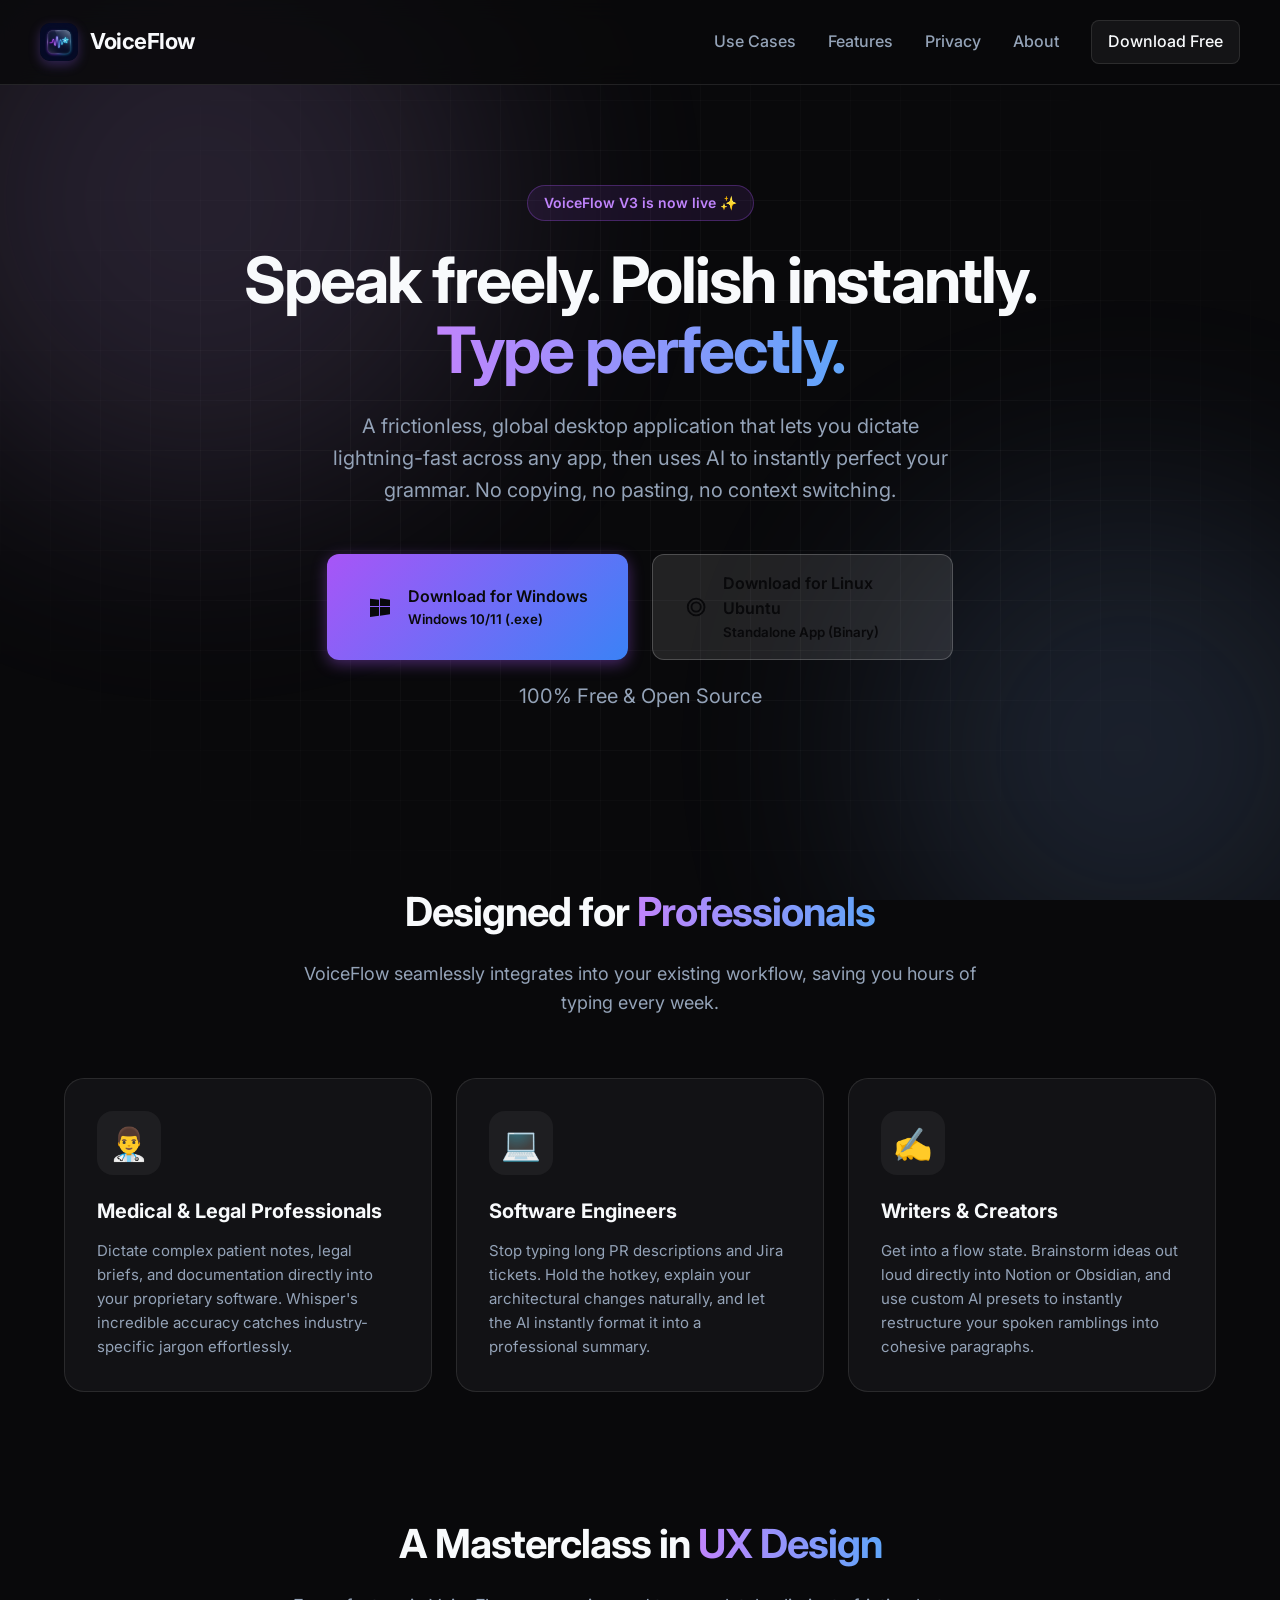
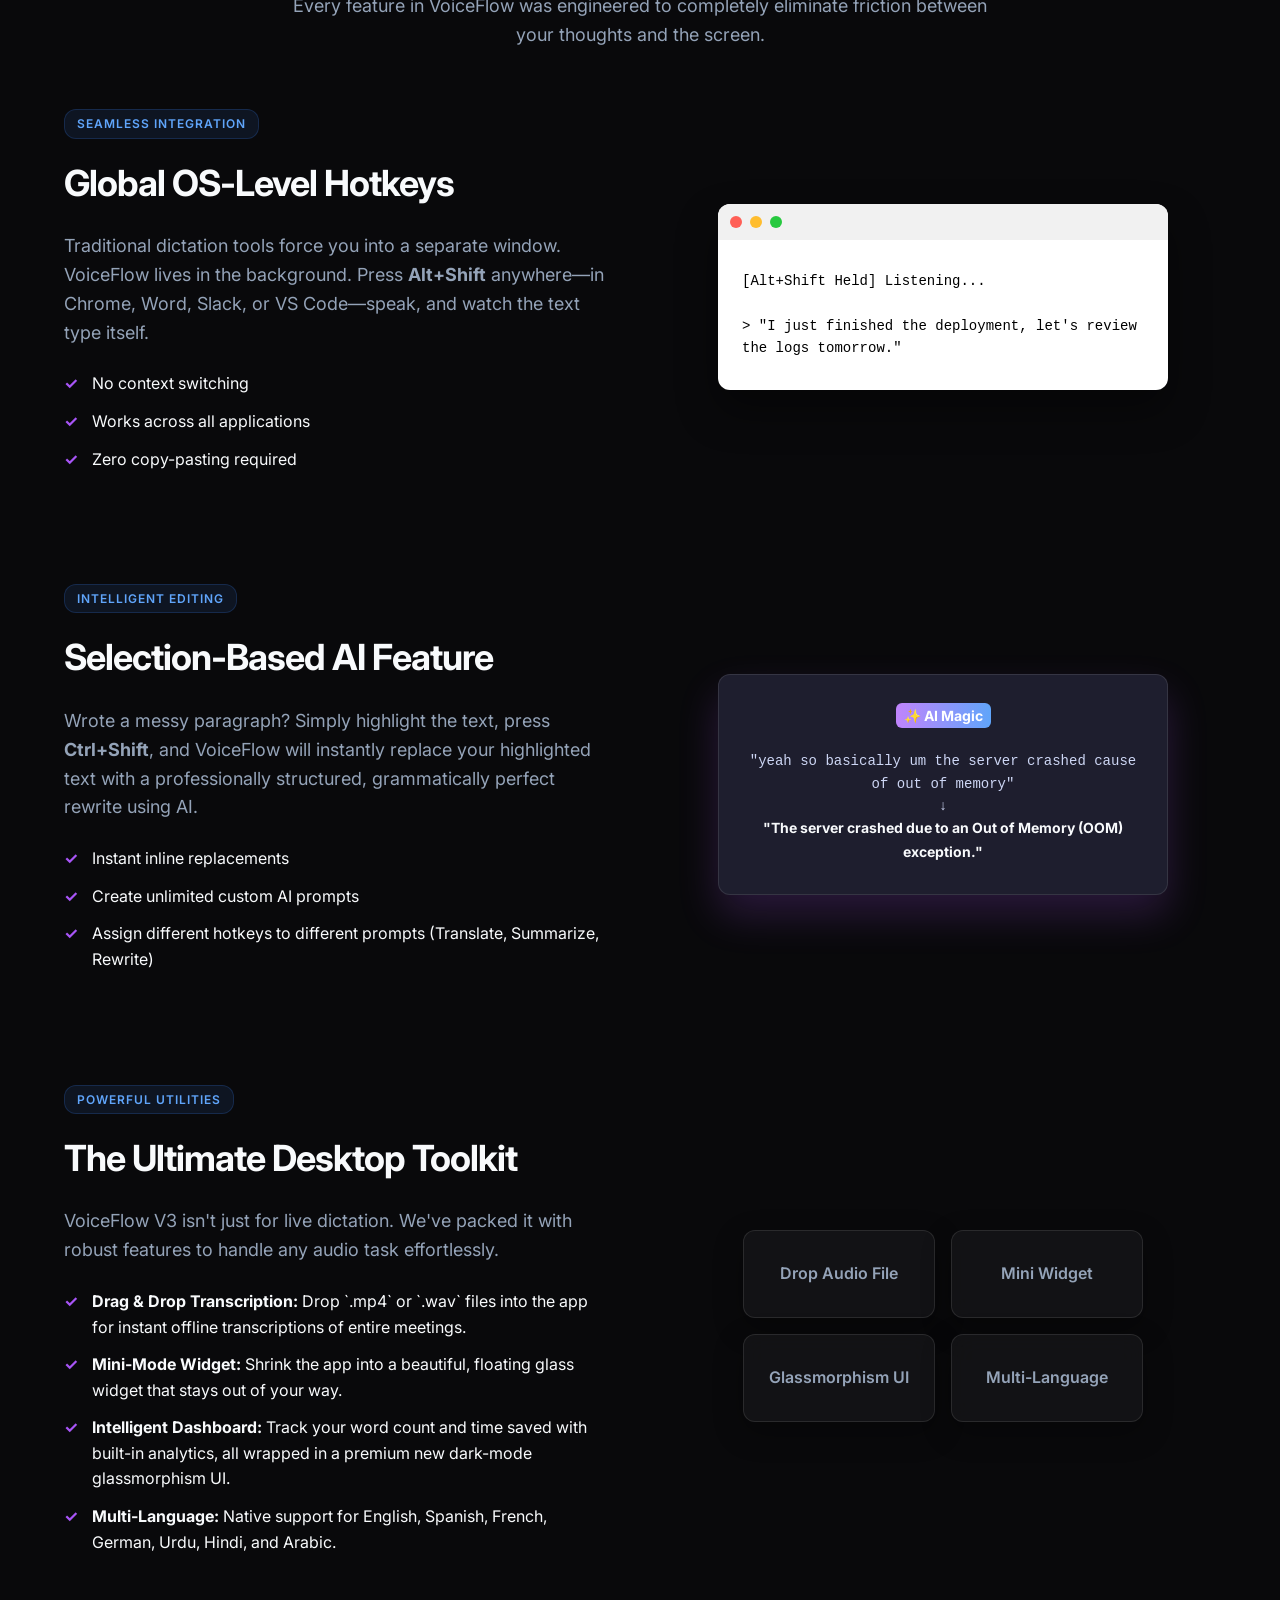
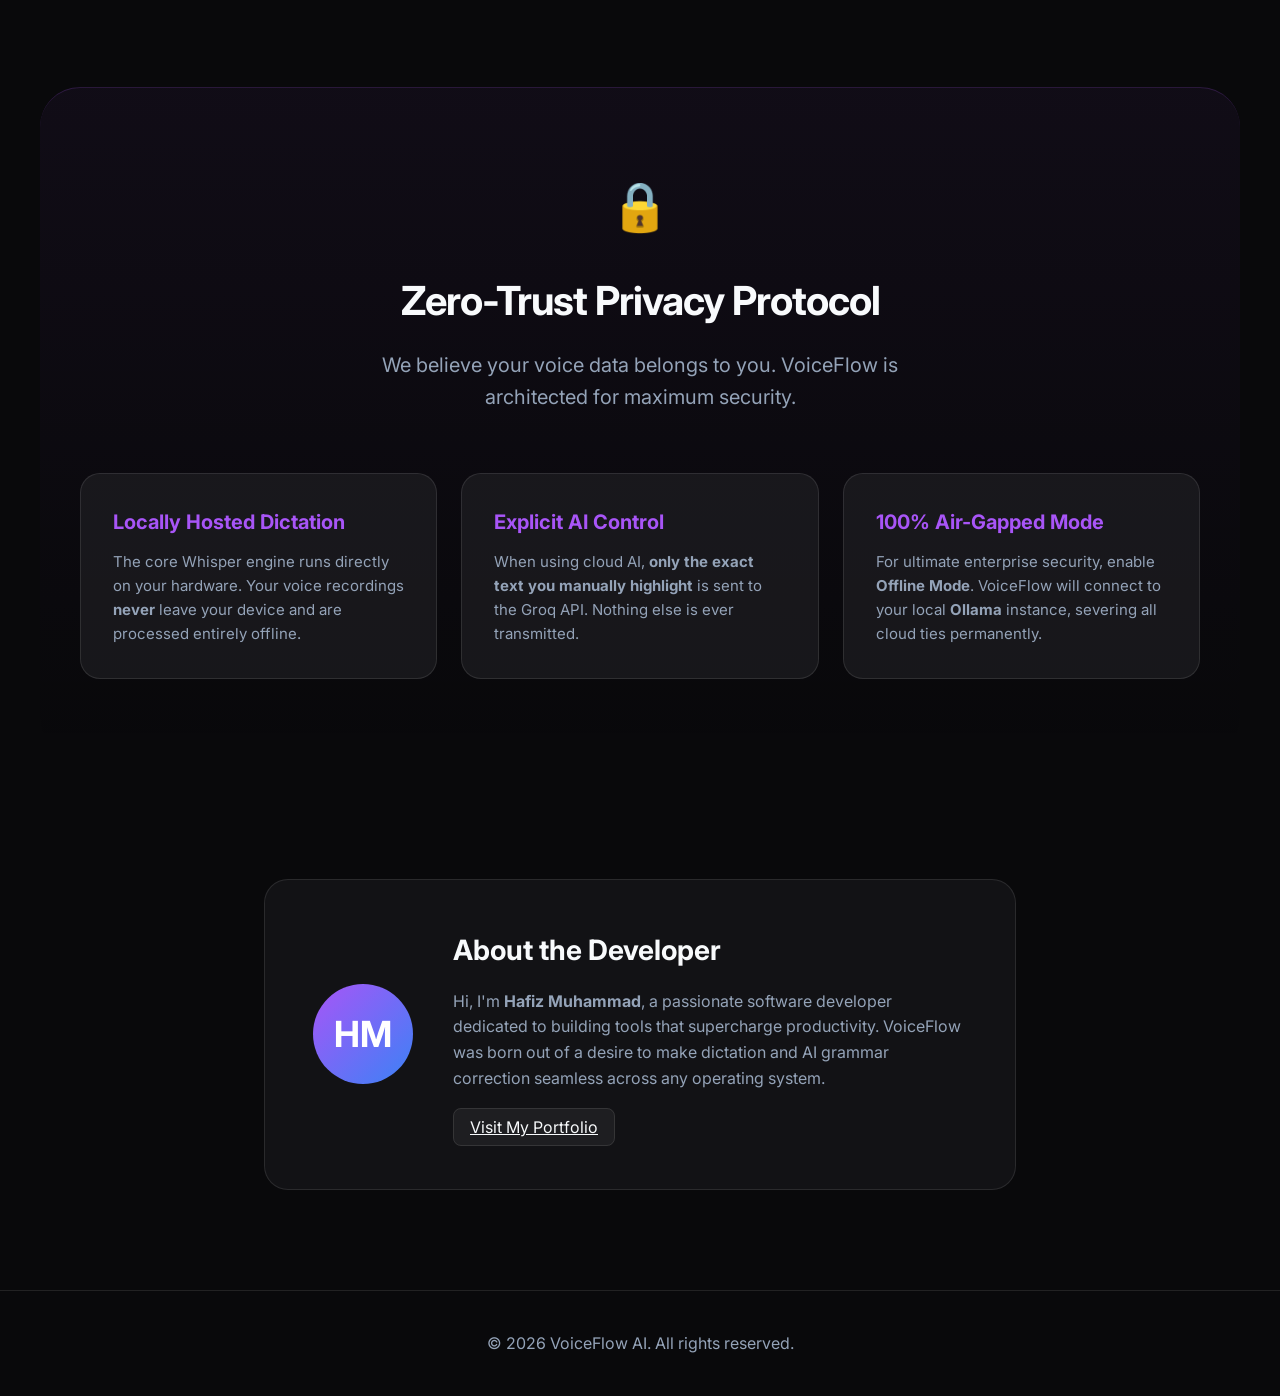
<file: docs/index.html>
<!DOCTYPE html>
<html lang="en">
<head>
    <meta charset="UTF-8">
    <meta name="viewport" content="width=device-width, initial-scale=1.0">
    <title>VoiceFlow - AI Dictation Everywhere</title>
    <link rel="stylesheet" href="style.css">
    <link href="https://fonts.googleapis.com/css2?family=Inter:wght@400;500;600;700&display=swap" rel="stylesheet">
</head>
<body>
    <div class="background-effects">
        <div class="glow-orb purple"></div>
        <div class="glow-orb blue"></div>
        <div class="grid-overlay"></div>
    </div>

    <header>
        <div class="logo" style="display: flex; align-items: center; justify-content: center;">
            <img src="assets/logo_icon.jpg" alt="VoiceFlow Logo" style="height: 38px; border-radius: 10px; box-shadow: 0 4px 12px rgba(139, 92, 246, 0.3);">
            <span style="font-size: 22px; font-weight: 700; margin-left: 12px; color: var(--text-main); letter-spacing: -0.5px;">VoiceFlow</span>
        </div>
        <nav>
            <a href="#use-cases">Use Cases</a>
            <a href="#features">Features</a>
            <a href="#privacy">Privacy</a>
            <a href="#about">About</a>
            <a href="#download" class="btn-primary-outline">Download Free</a>
        </nav>
    </header>

    <main>
        <!-- Hero Section -->
        <section class="hero">
            <div class="hero-badge">VoiceFlow V3 is now live ✨</div>
            <h1>Speak freely. Polish instantly. <br><span class="gradient-text">Type perfectly.</span></h1>
            <p>A frictionless, global desktop application that lets you dictate lightning-fast across any app, then uses AI to instantly perfect your grammar. No copying, no pasting, no context switching.</p>
            
            <div class="download-section" id="download">
                <div class="button-group">
                    <a href="https://github.com/HafizMuhammadShah42895/VoiceFlow/releases/latest/download/VoiceFlow_Setup.exe" class="btn-download windows">
                        <svg width="24" height="24" viewBox="0 0 24 24" fill="currentColor"><path d="M2,22L11,20.8V12H2V22M12,20.7L22,19.3V12H12V20.7M22,4.7L12,3.3V11H22V4.7M11,4.8L2,3.8V11H11V4.8Z"/></svg>
                        <div>
                            <span>Download for Windows</span>
                            <small>Windows 10/11 (.exe)</small>
                        </div>
                    </a>
                    <a href="https://github.com/HafizMuhammadShah42895/VoiceFlow/releases/latest/download/VoiceFlow_Linux" class="btn-download linux">
                        <svg width="24" height="24" viewBox="0 0 24 24" fill="currentColor"><path d="M12,2A10,10 0 0,1 22,12A10,10 0 0,1 12,22A10,10 0 0,1 2,12A10,10 0 0,1 12,2M12,4A8,8 0 0,0 4,12A8,8 0 0,0 12,20A8,8 0 0,0 20,12A8,8 0 0,0 12,4M12,6A6,6 0 0,1 18,12A6,6 0 0,1 12,18A6,6 0 0,1 6,12A6,6 0 0,1 12,6M12,8A4,4 0 0,0 8,12A4,4 0 0,0 12,16A4,4 0 0,0 16,12A4,4 0 0,0 12,8Z"/></svg>
                        <div>
                            <span>Download for Linux Ubuntu</span>
                            <small>Standalone App (Binary)</small>
                        </div>
                    </a>
                </div>
                <p class="github-note">100% Free & Open Source</p>
            </div>
        </section>

        <!-- Use Cases Section -->
        <section id="use-cases" class="section-container">
            <div class="section-header">
                <h2>Designed for <span class="gradient-text">Professionals</span></h2>
                <p>VoiceFlow seamlessly integrates into your existing workflow, saving you hours of typing every week.</p>
            </div>
            <div class="use-cases-grid">
                <div class="use-case-card">
                    <div class="use-case-icon">👨‍⚕️</div>
                    <h3>Medical & Legal Professionals</h3>
                    <p>Dictate complex patient notes, legal briefs, and documentation directly into your proprietary software. Whisper's incredible accuracy catches industry-specific jargon effortlessly.</p>
                </div>
                <div class="use-case-card">
                    <div class="use-case-icon">💻</div>
                    <h3>Software Engineers</h3>
                    <p>Stop typing long PR descriptions and Jira tickets. Hold the hotkey, explain your architectural changes naturally, and let the AI instantly format it into a professional summary.</p>
                </div>
                <div class="use-case-card">
                    <div class="use-case-icon">✍️</div>
                    <h3>Writers & Creators</h3>
                    <p>Get into a flow state. Brainstorm ideas out loud directly into Notion or Obsidian, and use custom AI presets to instantly restructure your spoken ramblings into cohesive paragraphs.</p>
                </div>
            </div>
        </section>

        <!-- Detailed Features Section -->
        <section id="features" class="section-container">
            <div class="section-header">
                <h2>A Masterclass in <span class="gradient-text">UX Design</span></h2>
                <p>Every feature in VoiceFlow was engineered to completely eliminate friction between your thoughts and the screen.</p>
            </div>
            
            <div class="feature-showcase left">
                <div class="feature-text">
                    <div class="tag">Seamless Integration</div>
                    <h3>Global OS-Level Hotkeys</h3>
                    <p>Traditional dictation tools force you into a separate window. VoiceFlow lives in the background. Press <strong>Alt+Shift</strong> anywhere—in Chrome, Word, Slack, or VS Code—speak, and watch the text type itself.</p>
                    <ul class="feature-list">
                        <li>No context switching</li>
                        <li>Works across all applications</li>
                        <li>Zero copy-pasting required</li>
                    </ul>
                </div>
                <div class="feature-visual">
                    <div class="mockup-window">
                        <div class="mockup-header">
                            <span></span><span></span><span></span>
                        </div>
                        <div class="mockup-body">
                            [Alt+Shift Held] Listening...<br><br>
                            > "I just finished the deployment, let's review the logs tomorrow."
                        </div>
                    </div>
                </div>
            </div>

            <div class="feature-showcase right">
                <div class="feature-visual">
                    <div class="mockup-window dark">
                        <div class="mockup-body text-center">
                            <span class="ai-badge">✨ AI Magic</span><br><br>
                            "yeah so basically um the server crashed cause of out of memory"<br>
                            ↓<br>
                            <strong style="color:var(--text-main)">"The server crashed due to an Out of Memory (OOM) exception."</strong>
                        </div>
                    </div>
                </div>
                <div class="feature-text">
                    <div class="tag">Intelligent Editing</div>
                    <h3>Selection-Based AI Feature</h3>
                    <p>Wrote a messy paragraph? Simply highlight the text, press <strong>Ctrl+Shift</strong>, and VoiceFlow will instantly replace your highlighted text with a professionally structured, grammatically perfect rewrite using AI.</p>
                    <ul class="feature-list">
                        <li>Instant inline replacements</li>
                        <li>Create unlimited custom AI prompts</li>
                        <li>Assign different hotkeys to different prompts (Translate, Summarize, Rewrite)</li>
                    </ul>
                </div>
            </div>

            <div class="feature-showcase left">
                <div class="feature-text">
                    <div class="tag">Powerful Utilities</div>
                    <h3>The Ultimate Desktop Toolkit</h3>
                    <p>VoiceFlow V3 isn't just for live dictation. We've packed it with robust features to handle any audio task effortlessly.</p>
                    <ul class="feature-list">
                        <li><strong>Drag & Drop Transcription:</strong> Drop `.mp4` or `.wav` files into the app for instant offline transcriptions of entire meetings.</li>
                        <li><strong>Mini-Mode Widget:</strong> Shrink the app into a beautiful, floating glass widget that stays out of your way.</li>
                        <li><strong>Intelligent Dashboard:</strong> Track your word count and time saved with built-in analytics, all wrapped in a premium new dark-mode glassmorphism UI.</li>
                        <li><strong>Multi-Language:</strong> Native support for English, Spanish, French, German, Urdu, Hindi, and Arabic.</li>
                    </ul>
                </div>
                <div class="feature-visual">
                    <div class="mockup-grid">
                        <div class="grid-box">Drop Audio File</div>
                        <div class="grid-box">Mini Widget</div>
                        <div class="grid-box">Glassmorphism UI</div>
                        <div class="grid-box">Multi-Language</div>
                    </div>
                </div>
            </div>
        </section>

        <!-- Privacy Section -->
        <section id="privacy" class="section-container privacy-banner">
            <div class="privacy-content">
                <div class="privacy-icon">🔒</div>
                <h2>Zero-Trust Privacy Protocol</h2>
                <p class="lead">We believe your voice data belongs to you. VoiceFlow is architected for maximum security.</p>
                <div class="privacy-grid">
                    <div class="privacy-card">
                        <h4>Locally Hosted Dictation</h4>
                        <p>The core Whisper engine runs directly on your hardware. Your voice recordings <strong>never</strong> leave your device and are processed entirely offline.</p>
                    </div>
                    <div class="privacy-card">
                        <h4>Explicit AI Control</h4>
                        <p>When using cloud AI, <strong>only the exact text you manually highlight</strong> is sent to the Groq API. Nothing else is ever transmitted.</p>
                    </div>
                    <div class="privacy-card">
                        <h4>100% Air-Gapped Mode</h4>
                        <p>For ultimate enterprise security, enable <strong>Offline Mode</strong>. VoiceFlow will connect to your local <strong>Ollama</strong> instance, severing all cloud ties permanently.</p>
                    </div>
                </div>
            </div>
        </section>

        <!-- About Section -->
        <section id="about" class="about-section">
            <div class="about-content">
                <div class="about-avatar"><span>HM</span></div>
                <div class="about-text">
                    <h2>About the Developer</h2>
                    <p>Hi, I'm <strong>Hafiz Muhammad</strong>, a passionate software developer dedicated to building tools that supercharge productivity. VoiceFlow was born out of a desire to make dictation and AI grammar correction seamless across any operating system.</p>
                    <a href="https://hafizmuhammadshah42895.github.io/hafizmuhammad.dev/" target="_blank" class="btn-primary-outline">Visit My Portfolio</a>
                </div>
            </div>
        </section>
    </main>

    <footer>
        <p>&copy; 2026 VoiceFlow AI. All rights reserved.</p>
    </footer>
</body>
</html>
</file>
<file: docs/style.css>
:root {
    --bg-base: #09090b;
    --bg-card: rgba(24, 24, 27, 0.7);
    --bg-surface: rgba(39, 39, 42, 0.5);
    --primary: #a855f7;
    --secondary: #3b82f6;
    --primary-hover: #c084fc;
    --text-main: #f8fafc;
    --text-muted: #94a3b8;
    --border: rgba(255, 255, 255, 0.1);
    --glass-blur: blur(12px);
}

* {
    box-sizing: border-box;
    margin: 0;
    padding: 0;
    font-family: 'Inter', -apple-system, sans-serif;
}

body {
    background-color: var(--bg-base);
    color: var(--text-main);
    line-height: 1.6;
    overflow-x: hidden;
}

/* Background Effects */
.background-effects {
    position: fixed;
    top: 0;
    left: 0;
    width: 100vw;
    height: 100vh;
    z-index: -1;
    overflow: hidden;
}

.grid-overlay {
    position: absolute;
    width: 100%;
    height: 100%;
    background-image:
        linear-gradient(to right, rgba(255, 255, 255, 0.03) 1px, transparent 1px),
        linear-gradient(to bottom, rgba(255, 255, 255, 0.03) 1px, transparent 1px);
    background-size: 50px 50px;
    mask-image: radial-gradient(ellipse at center, black 40%, transparent 80%);
    -webkit-mask-image: radial-gradient(ellipse at center, black 40%, transparent 80%);
}

.glow-orb {
    position: absolute;
    border-radius: 50%;
    filter: blur(120px);
    opacity: 0.15;
    animation: float 20s infinite ease-in-out alternate;
}

.glow-orb.purple {
    width: 600px;
    height: 600px;
    background: #cba6f7;
    top: -100px;
    left: -100px;
}

.glow-orb.blue {
    width: 500px;
    height: 500px;
    background: #89b4fa;
    bottom: -100px;
    right: -100px;
    animation-delay: -10s;
}

@keyframes float {
    0% {
        transform: translate(0, 0) scale(1);
    }

    100% {
        transform: translate(100px, 50px) scale(1.1);
    }
}

/* Header */
header {
    display: flex;
    justify-content: space-between;
    align-items: center;
    padding: 20px 40px;
    background: rgba(9, 9, 11, 0.8);
    backdrop-filter: var(--glass-blur);
    border-bottom: 1px solid var(--border);
    position: sticky;
    top: 0;
    z-index: 100;
}

nav {
    display: flex;
    gap: 32px;
    align-items: center;
}

nav a {
    color: var(--text-muted);
    text-decoration: none;
    font-weight: 500;
    transition: color 0.2s;
}

nav a:hover {
    color: var(--text-main);
}

.btn-primary-outline {
    border: 1px solid var(--border);
    padding: 8px 16px;
    border-radius: 8px;
    color: var(--text-main) !important;
    background: rgba(255, 255, 255, 0.05);
}

.btn-primary-outline:hover {
    background: rgba(255, 255, 255, 0.1);
    border-color: rgba(255, 255, 255, 0.2);
}

/* Hero */
.hero {
    max-width: 900px;
    margin: 100px auto 120px;
    text-align: center;
    padding: 0 24px;
    animation: fadeInUp 1s ease-out;
}

.hero-badge {
    display: inline-block;
    padding: 6px 16px;
    background: rgba(168, 85, 247, 0.1);
    border: 1px solid rgba(168, 85, 247, 0.3);
    border-radius: 20px;
    color: #c084fc;
    font-weight: 600;
    font-size: 14px;
    margin-bottom: 24px;
}

.hero h1 {
    font-size: 64px;
    line-height: 1.1;
    letter-spacing: -2px;
    margin-bottom: 24px;
}

.gradient-text {
    background: linear-gradient(90deg, #c084fc, #60a5fa);
    -webkit-background-clip: text;
    -webkit-text-fill-color: transparent;
}

.hero p {
    font-size: 20px;
    color: var(--text-muted);
    max-width: 650px;
    margin: 0 auto 48px;
}

/* Download Buttons */
.download-section {
    display: flex;
    flex-direction: column;
    align-items: center;
    gap: 20px;
    margin-top: 20px;
}

.button-group {
    display: flex;
    flex-wrap: wrap;
    justify-content: center;
    gap: 24px;
}

.btn-download {
    display: flex;
    align-items: center;
    justify-content: center;
    gap: 16px;
    padding: 16px 32px;
    border-radius: 12px;
    text-decoration: none;
    transition: all 0.3s;
    background: var(--text-main);
    color: var(--bg-base);
    font-weight: 600;
    flex: 1 1 280px;
    max-width: 350px;
    text-align: left;
}

.btn-download div {
    display: flex;
    flex-direction: column;
    align-items: flex-start;
}

.btn-download:hover {
    transform: translateY(-2px);
    box-shadow: 0 10px 25px rgba(255, 255, 255, 0.15);
}

.btn-download.windows {
    background: linear-gradient(135deg, var(--primary), var(--secondary));
    box-shadow: 0 4px 15px rgba(168, 85, 247, 0.4);
}

.btn-download.windows:hover {
    transform: translateY(-2px);
    box-shadow: 0 6px 20px rgba(168, 85, 247, 0.6);
}

.btn-download.linux {
    background: rgba(255, 255, 255, 0.1);
    border: 1px solid rgba(255, 255, 255, 0.2);
}

.btn-download.linux:hover {
    transform: translateY(-2px);
    background: rgba(255, 255, 255, 0.15);
    border-color: rgba(255, 255, 255, 0.3);
}

.github-note {
    font-size: 14px;
    color: var(--text-muted);
}

/* Sections */
.section-container {
    max-width: 1200px;
    margin: 0 auto 120px;
    padding: 0 24px;
}

.section-header {
    text-align: center;
    max-width: 700px;
    margin: 0 auto 60px;
}

.section-header h2 {
    font-size: 40px;
    letter-spacing: -1px;
    margin-bottom: 16px;
}

.section-header p {
    font-size: 18px;
    color: var(--text-muted);
}

/* Use Cases */
.use-cases-grid {
    display: grid;
    grid-template-columns: repeat(3, 1fr);
    gap: 24px;
}

.use-case-card {
    background: var(--bg-card);
    border: 1px solid var(--border);
    padding: 32px;
    border-radius: 20px;
    backdrop-filter: var(--glass-blur);
    transition: transform 0.3s;
}

.use-case-card:hover {
    transform: translateY(-5px);
    border-color: rgba(255, 255, 255, 0.2);
}

.use-case-icon {
    font-size: 32px;
    margin-bottom: 20px;
    background: rgba(255, 255, 255, 0.05);
    width: 64px;
    height: 64px;
    display: flex;
    align-items: center;
    justify-content: center;
    border-radius: 16px;
}

.use-case-card h3 {
    margin-bottom: 12px;
    font-size: 20px;
}

.use-case-card p {
    color: var(--text-muted);
    font-size: 15px;
}

/* Feature Showcases */
.feature-showcase {
    display: flex;
    align-items: center;
    gap: 60px;
    margin-bottom: 100px;
}

.feature-showcase.right {
    flex-direction: row-reverse;
}

.feature-text {
    flex: 1;
}

.feature-visual {
    flex: 1;
    display: flex;
    justify-content: center;
}

.tag {
    display: inline-block;
    padding: 4px 12px;
    background: rgba(59, 130, 246, 0.1);
    color: #60a5fa;
    border: 1px solid rgba(59, 130, 246, 0.2);
    border-radius: 12px;
    font-size: 12px;
    font-weight: 600;
    text-transform: uppercase;
    letter-spacing: 1px;
    margin-bottom: 16px;
}

.feature-text h3 {
    font-size: 36px;
    margin-bottom: 20px;
    letter-spacing: -1px;
}

.feature-text p {
    font-size: 18px;
    color: var(--text-muted);
    margin-bottom: 24px;
}

.feature-list {
    list-style: none;
}

.feature-list li {
    margin-bottom: 12px;
    padding-left: 28px;
    position: relative;
    color: var(--text-main);
}

.feature-list li::before {
    content: '✓';
    position: absolute;
    left: 0;
    top: 0;
    color: var(--primary);
    font-weight: bold;
}

/* CSS Mockups */
.mockup-window {
    width: 100%;
    max-width: 450px;
    background: #ffffff;
    color: #000;
    border-radius: 12px;
    overflow: hidden;
    box-shadow: 0 20px 40px rgba(0, 0, 0, 0.4);
}

.mockup-window.dark {
    background: #1e1e2e;
    color: #cdd6f4;
    border: 1px solid rgba(255, 255, 255, 0.1);
    box-shadow: 0 20px 40px rgba(168, 85, 247, 0.2);
}

.mockup-header {
    background: #f1f1f1;
    padding: 12px;
    display: flex;
    gap: 8px;
}

.mockup-header span {
    width: 12px;
    height: 12px;
    border-radius: 50%;
    background: #ff5f56;
}

.mockup-header span:nth-child(2) {
    background: #ffbd2e;
}

.mockup-header span:nth-child(3) {
    background: #27c93f;
}

.mockup-body {
    padding: 30px 24px;
    font-family: monospace;
    font-size: 14px;
    line-height: 1.6;
}

.ai-badge {
    background: linear-gradient(90deg, #c084fc, #60a5fa);
    padding: 4px 8px;
    border-radius: 6px;
    color: white;
    font-weight: bold;
    font-family: 'Inter', sans-serif;
}

.text-center {
    text-align: center;
}

.mockup-grid {
    display: grid;
    grid-template-columns: 1fr 1fr;
    gap: 16px;
    width: 100%;
    max-width: 400px;
}

.grid-box {
    background: var(--bg-card);
    border: 1px solid var(--border);
    padding: 30px 20px;
    border-radius: 12px;
    text-align: center;
    font-weight: 600;
    color: var(--text-muted);
    backdrop-filter: var(--glass-blur);
    box-shadow: 0 10px 30px rgba(0, 0, 0, 0.3);
}

/* Privacy */
.privacy-banner {
    background: linear-gradient(180deg, rgba(168, 85, 247, 0.05) 0%, rgba(0, 0, 0, 0) 100%);
    border-top: 1px solid rgba(168, 85, 247, 0.2);
    padding: 80px 40px;
    text-align: center;
    border-radius: 40px;
}

.privacy-icon {
    font-size: 48px;
    margin-bottom: 24px;
}

.privacy-banner h2 {
    font-size: 40px;
    margin-bottom: 16px;
    letter-spacing: -1px;
}

.privacy-banner .lead {
    font-size: 20px;
    color: var(--text-muted);
    max-width: 600px;
    margin: 0 auto 60px;
}

.privacy-grid {
    display: grid;
    grid-template-columns: repeat(3, 1fr);
    gap: 24px;
    text-align: left;
}

.privacy-card {
    background: var(--bg-surface);
    padding: 32px;
    border-radius: 20px;
    border: 1px solid var(--border);
}

.privacy-card h4 {
    font-size: 20px;
    margin-bottom: 12px;
    color: var(--primary);
}

.privacy-card p {
    color: var(--text-muted);
    font-size: 15px;
}

/* About */
.about-section {
    max-width: 800px;
    margin: 0 auto 100px;
    padding: 0 24px;
}

.about-content {
    display: flex;
    align-items: center;
    gap: 40px;
    padding: 48px;
    background: var(--bg-card);
    border: 1px solid var(--border);
    border-radius: 24px;
}

.about-avatar {
    width: 100px;
    height: 100px;
    border-radius: 50%;
    background: linear-gradient(135deg, var(--primary), var(--secondary));
    display: flex;
    justify-content: center;
    align-items: center;
    font-size: 36px;
    font-weight: bold;
    color: white;
    flex-shrink: 0;
}

.about-text h2 {
    font-size: 28px;
    margin-bottom: 16px;
}

.about-text p {
    color: var(--text-muted);
    margin-bottom: 24px;
    font-size: 16px;
}

footer {
    text-align: center;
    padding: 40px;
    border-top: 1px solid var(--border);
    color: var(--text-muted);
}

@keyframes fadeInUp {
    from {
        opacity: 0;
        transform: translateY(20px);
    }

    to {
        opacity: 1;
        transform: translateY(0);
    }
}

/* Responsive */
@media (max-width: 900px) {

    .use-cases-grid,
    .privacy-grid {
        grid-template-columns: 1fr;
    }

    .feature-showcase,
    .feature-showcase.right {
        flex-direction: column;
        gap: 40px;
        text-align: center;
    }

    .feature-list li {
        text-align: left;
    }

    .hero h1 {
        font-size: 48px;
    }

    .about-content {
        flex-direction: column;
        text-align: center;
    }
}

@media (max-width: 768px) {
    header {
        flex-direction: column;
        padding: 16px;
        gap: 16px;
    }

    nav {
        flex-wrap: wrap;
        justify-content: center;
        gap: 16px;
    }

    .hero h1 {
        font-size: 40px;
    }

    .section-header h2 {
        font-size: 32px;
    }
}
</file>
